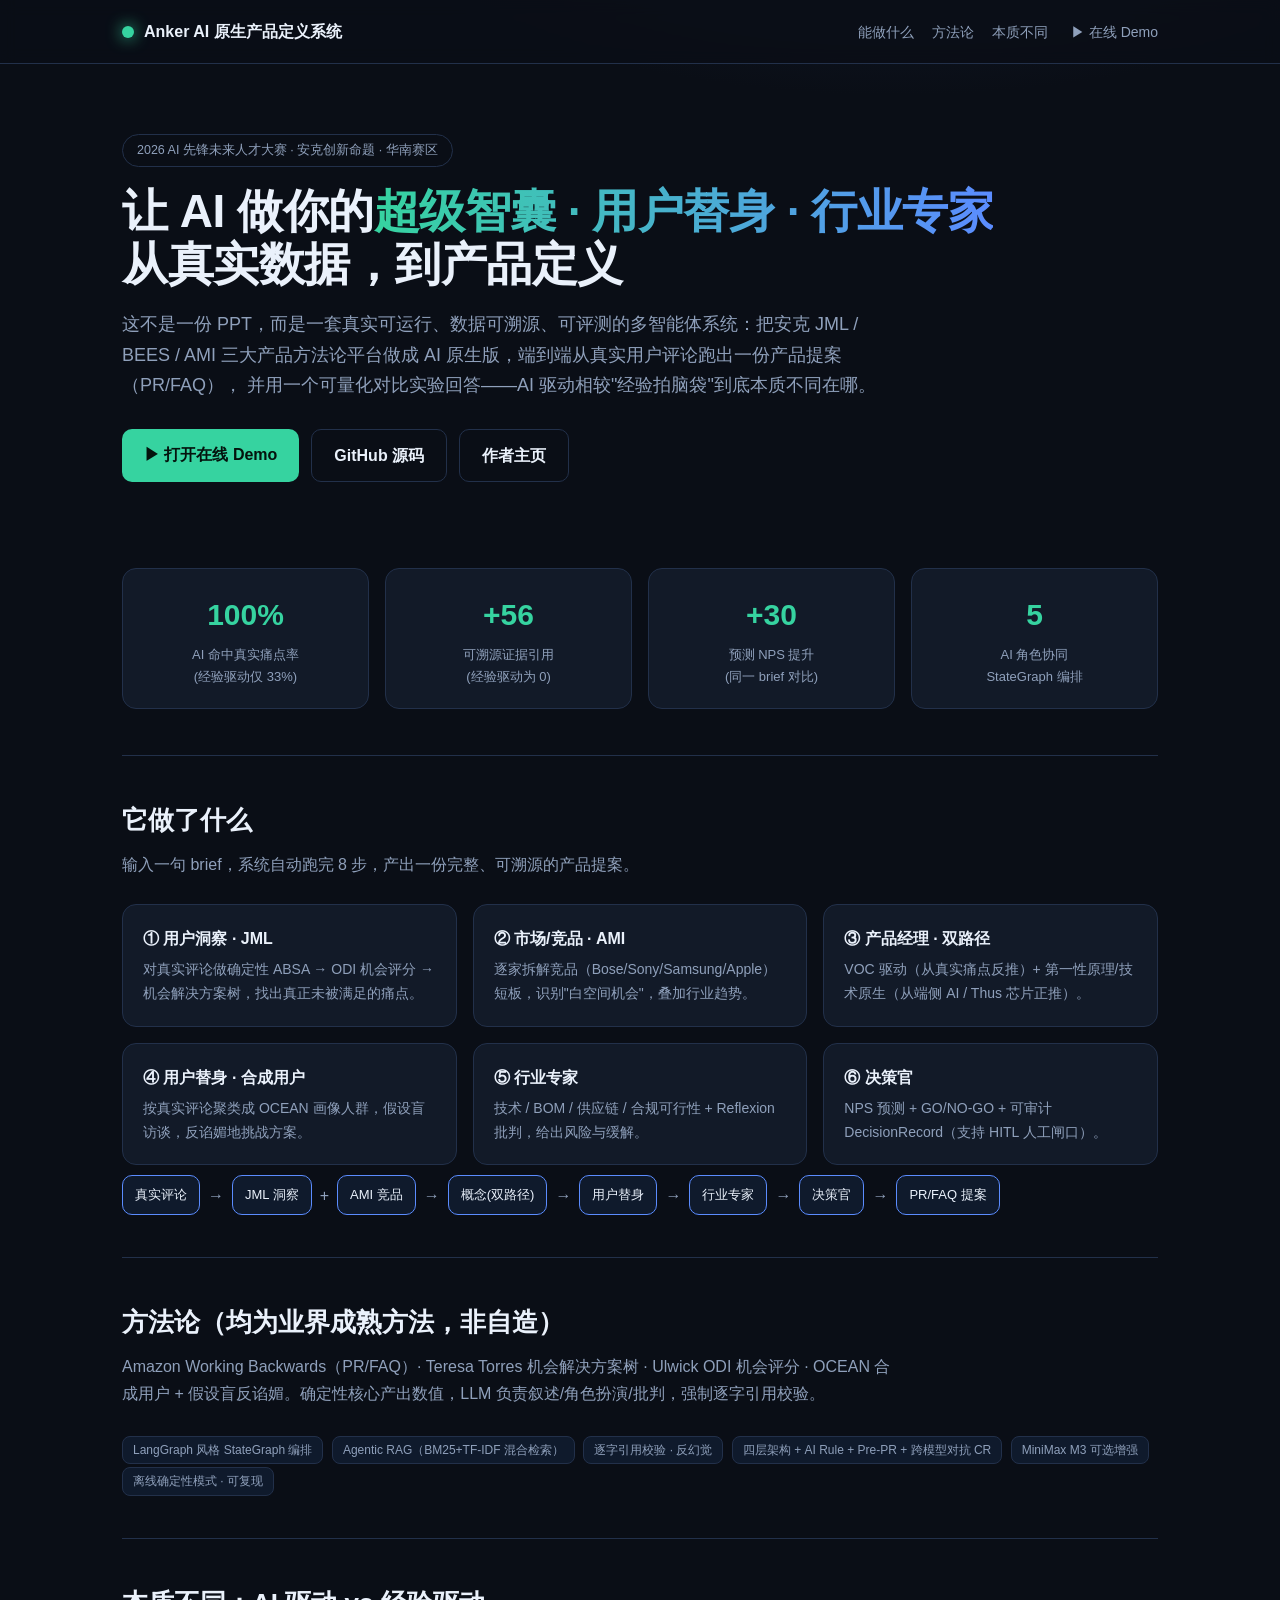
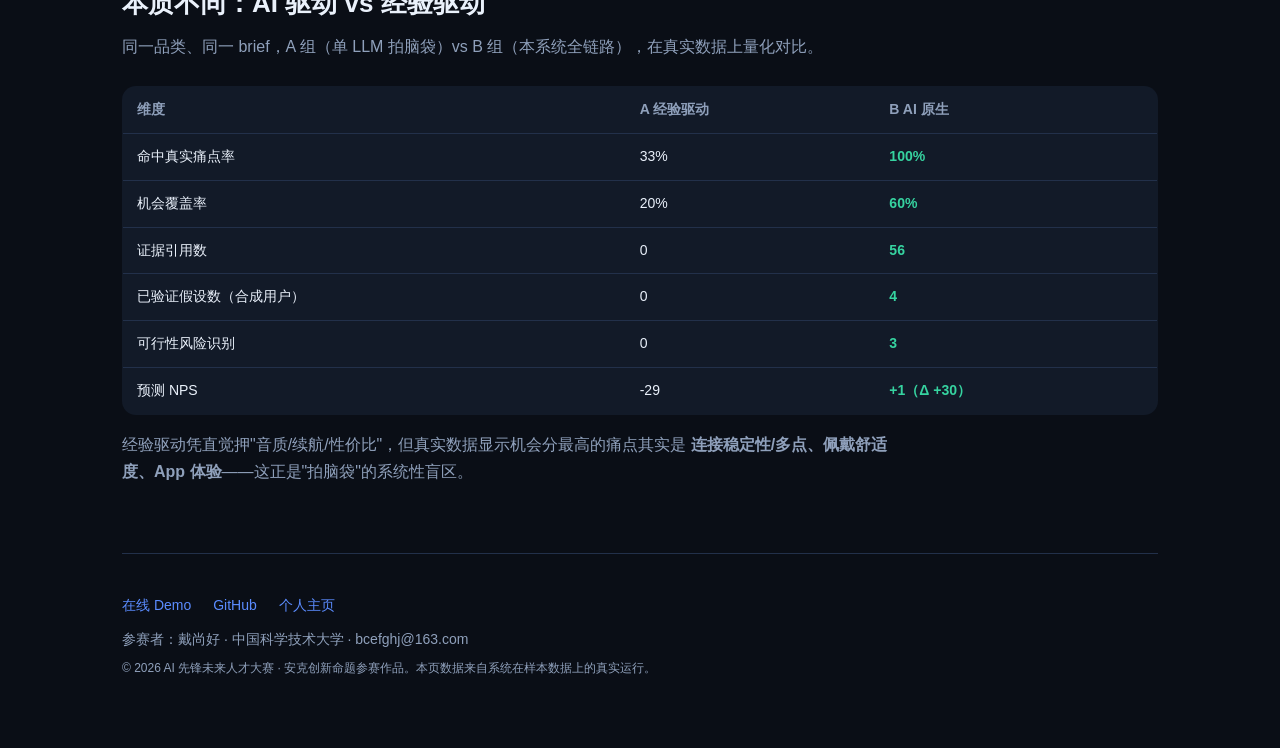
<file: web/landing/index.html>
<!DOCTYPE html>
<html lang="zh-CN">
<head>
<meta charset="UTF-8" />
<meta name="viewport" content="width=device-width, initial-scale=1.0" />
<title>Anker AI 原生产品定义系统 · AI 先锋未来人才大赛</title>
<style>
  :root{--bg:#0a0e16;--panel:#121a28;--line:#22304a;--text:#eaf1fb;--muted:#8fa0bb;
        --accent:#36d3a0;--accent2:#5b8cff;--warn:#f0b429;--bad:#f0506e}
  *{box-sizing:border-box}
  body{margin:0;background:radial-gradient(1200px 600px at 70% -10%,#16233b 0%,var(--bg) 55%);
       color:var(--text);font-family:-apple-system,"PingFang SC","Segoe UI",Roboto,sans-serif;line-height:1.7}
  a{color:var(--accent2);text-decoration:none}
  .wrap{max-width:1080px;margin:0 auto;padding:0 22px}
  header{padding:18px 0;display:flex;justify-content:space-between;align-items:center;
         border-bottom:1px solid var(--line);position:sticky;top:0;background:rgba(10,14,22,.82);backdrop-filter:blur(8px);z-index:9}
  .logo{display:flex;align-items:center;gap:10px;font-weight:800}
  .logo .d{width:12px;height:12px;border-radius:50%;background:var(--accent);box-shadow:0 0 16px var(--accent)}
  nav a{margin-left:18px;color:var(--muted);font-size:14px}
  nav a:hover{color:var(--text)}
  .hero{padding:70px 0 40px}
  .badge{display:inline-block;border:1px solid var(--line);color:var(--muted);border-radius:999px;
         padding:5px 14px;font-size:12.5px;margin-bottom:18px}
  h1{font-size:46px;line-height:1.15;margin:0 0 16px;letter-spacing:-.5px}
  h1 .g{background:linear-gradient(90deg,var(--accent),var(--accent2));-webkit-background-clip:text;background-clip:text;color:transparent}
  .sub{font-size:18px;color:var(--muted);max-width:760px}
  .cta{margin-top:28px;display:flex;gap:12px;flex-wrap:wrap}
  .btn{padding:12px 22px;border-radius:10px;font-weight:700;border:1px solid var(--line)}
  .btn.primary{background:var(--accent);color:#04130d;border:0}
  .btn.ghost{background:transparent;color:var(--text)}
  .stats{display:grid;grid-template-columns:repeat(4,1fr);gap:16px;margin:46px 0}
  .stat{background:var(--panel);border:1px solid var(--line);border-radius:14px;padding:20px;text-align:center}
  .stat .n{font-size:30px;font-weight:800;color:var(--accent)}
  .stat .l{color:var(--muted);font-size:13px;margin-top:4px}
  section{padding:42px 0;border-top:1px solid var(--line)}
  h2{font-size:26px;margin:0 0 8px}
  .lead{color:var(--muted);margin:0 0 26px;max-width:780px}
  .grid3{display:grid;grid-template-columns:repeat(3,1fr);gap:16px}
  .card{background:var(--panel);border:1px solid var(--line);border-radius:14px;padding:20px}
  .card h3{margin:0 0 8px;font-size:16px}
  .card p{color:var(--muted);font-size:14px;margin:0}
  .role{display:flex;align-items:center;gap:8px;font-weight:700;margin-bottom:6px}
  .pill{display:inline-block;background:#0f1a2c;border:1px solid var(--line);border-radius:8px;
        padding:3px 10px;font-size:12px;color:var(--muted);margin:3px 4px 0 0}
  table{width:100%;border-collapse:collapse;background:var(--panel);border:1px solid var(--line);border-radius:14px;overflow:hidden}
  th,td{padding:11px 14px;border-bottom:1px solid var(--line);text-align:left;font-size:14px}
  th{color:var(--muted);font-weight:600}
  td.b{color:var(--accent);font-weight:700}
  .flow{display:flex;flex-wrap:wrap;gap:8px;align-items:center;margin-top:10px}
  .node{background:#0f1a2c;border:1px solid var(--accent2);border-radius:10px;padding:8px 12px;font-size:13px}
  .arrow{color:var(--muted)}
  footer{padding:40px 0 70px;border-top:1px solid var(--line);color:var(--muted);font-size:14px}
  .links a{margin-right:18px}
  .author{margin-top:10px}
  @media(max-width:760px){.stats,.grid3{grid-template-columns:1fr 1fr}h1{font-size:34px}}
</style>
</head>
<body>
<header><div class="wrap" style="display:flex;justify-content:space-between;align-items:center;width:100%">
  <div class="logo"><span class="d"></span> Anker AI 原生产品定义系统</div>
  <nav>
    <a href="#what">能做什么</a><a href="#how">方法论</a><a href="#proof">本质不同</a>
    <a href="app/" >▶ 在线 Demo</a>
  </nav>
</div></header>

<div class="wrap">
  <div class="hero">
    <span class="badge">2026 AI 先锋未来人才大赛 · 安克创新命题 · 华南赛区</span>
    <h1>让 AI 做你的<span class="g">超级智囊 · 用户替身 · 行业专家</span><br/>从真实数据，到产品定义</h1>
    <p class="sub">这不是一份 PPT，而是一套真实可运行、数据可溯源、可评测的多智能体系统：把安克 JML / BEES / AMI
       三大产品方法论平台做成 AI 原生版，端到端从真实用户评论跑出一份产品提案（PR/FAQ），
       并用一个可量化对比实验回答——AI 驱动相较"经验拍脑袋"到底本质不同在哪。</p>
    <div class="cta">
      <a class="btn primary" href="app/">▶ 打开在线 Demo</a>
      <a class="btn ghost" href="https://github.com/bcefghj/anker-ai-product-studio" target="_blank">GitHub 源码</a>
      <a class="btn ghost" href="https://bcefghj.github.io" target="_blank">作者主页</a>
    </div>
  </div>

  <div class="stats">
    <div class="stat"><div class="n">100%</div><div class="l">AI 命中真实痛点率<br/>(经验驱动仅 33%)</div></div>
    <div class="stat"><div class="n">+56</div><div class="l">可溯源证据引用<br/>(经验驱动为 0)</div></div>
    <div class="stat"><div class="n">+30</div><div class="l">预测 NPS 提升<br/>(同一 brief 对比)</div></div>
    <div class="stat"><div class="n">5</div><div class="l">AI 角色协同<br/>StateGraph 编排</div></div>
  </div>

  <section id="what">
    <h2>它做了什么</h2>
    <p class="lead">输入一句 brief，系统自动跑完 8 步，产出一份完整、可溯源的产品提案。</p>
    <div class="grid3">
      <div class="card"><div class="role">① 用户洞察 · JML</div><p>对真实评论做确定性 ABSA → ODI 机会评分 → 机会解决方案树，找出真正未被满足的痛点。</p></div>
      <div class="card"><div class="role">② 市场/竞品 · AMI</div><p>逐家拆解竞品（Bose/Sony/Samsung/Apple）短板，识别"白空间机会"，叠加行业趋势。</p></div>
      <div class="card"><div class="role">③ 产品经理 · 双路径</div><p>VOC 驱动（从真实痛点反推）+ 第一性原理/技术原生（从端侧 AI / Thus 芯片正推）。</p></div>
      <div class="card"><div class="role">④ 用户替身 · 合成用户</div><p>按真实评论聚类成 OCEAN 画像人群，假设盲访谈，反谄媚地挑战方案。</p></div>
      <div class="card"><div class="role">⑤ 行业专家</div><p>技术 / BOM / 供应链 / 合规可行性 + Reflexion 批判，给出风险与缓解。</p></div>
      <div class="card"><div class="role">⑥ 决策官</div><p>NPS 预测 + GO/NO-GO + 可审计 DecisionRecord（支持 HITL 人工闸口）。</p></div>
    </div>
    <div class="flow">
      <span class="node">真实评论</span><span class="arrow">→</span>
      <span class="node">JML 洞察</span><span class="arrow">+</span>
      <span class="node">AMI 竞品</span><span class="arrow">→</span>
      <span class="node">概念(双路径)</span><span class="arrow">→</span>
      <span class="node">用户替身</span><span class="arrow">→</span>
      <span class="node">行业专家</span><span class="arrow">→</span>
      <span class="node">决策官</span><span class="arrow">→</span>
      <span class="node">PR/FAQ 提案</span>
    </div>
  </section>

  <section id="how">
    <h2>方法论（均为业界成熟方法，非自造）</h2>
    <p class="lead">Amazon Working Backwards（PR/FAQ）· Teresa Torres 机会解决方案树 · Ulwick ODI 机会评分 ·
       OCEAN 合成用户 + 假设盲反谄媚。确定性核心产出数值，LLM 负责叙述/角色扮演/批判，强制逐字引用校验。</p>
    <div>
      <span class="pill">LangGraph 风格 StateGraph 编排</span>
      <span class="pill">Agentic RAG（BM25+TF-IDF 混合检索）</span>
      <span class="pill">逐字引用校验 · 反幻觉</span>
      <span class="pill">四层架构 + AI Rule + Pre-PR + 跨模型对抗 CR</span>
      <span class="pill">MiniMax M3 可选增强</span>
      <span class="pill">离线确定性模式 · 可复现</span>
    </div>
  </section>

  <section id="proof">
    <h2>本质不同：AI 驱动 vs 经验驱动</h2>
    <p class="lead">同一品类、同一 brief，A 组（单 LLM 拍脑袋）vs B 组（本系统全链路），在真实数据上量化对比。</p>
    <table>
      <tr><th>维度</th><th>A 经验驱动</th><th>B AI 原生</th></tr>
      <tr><td>命中真实痛点率</td><td>33%</td><td class="b">100%</td></tr>
      <tr><td>机会覆盖率</td><td>20%</td><td class="b">60%</td></tr>
      <tr><td>证据引用数</td><td>0</td><td class="b">56</td></tr>
      <tr><td>已验证假设数（合成用户）</td><td>0</td><td class="b">4</td></tr>
      <tr><td>可行性风险识别</td><td>0</td><td class="b">3</td></tr>
      <tr><td>预测 NPS</td><td>-29</td><td class="b">+1（Δ +30）</td></tr>
    </table>
    <p class="lead" style="margin-top:16px">经验驱动凭直觉押"音质/续航/性价比"，但真实数据显示机会分最高的痛点其实是
       <b>连接稳定性/多点、佩戴舒适度、App 体验</b>——这正是"拍脑袋"的系统性盲区。</p>
  </section>

  <footer>
    <div class="links">
      <a href="app/">在线 Demo</a>
      <a href="https://github.com/bcefghj/anker-ai-product-studio" target="_blank">GitHub</a>
      <a href="https://bcefghj.github.io" target="_blank">个人主页</a>
    </div>
    <div class="author">参赛者：戴尚好 · 中国科学技术大学 · bcefghj@163.com</div>
    <div style="margin-top:6px;font-size:12px">© 2026 AI 先锋未来人才大赛 · 安克创新命题参赛作品。本页数据来自系统在样本数据上的真实运行。</div>
  </footer>
</div>
</body>
</html>
</file>
